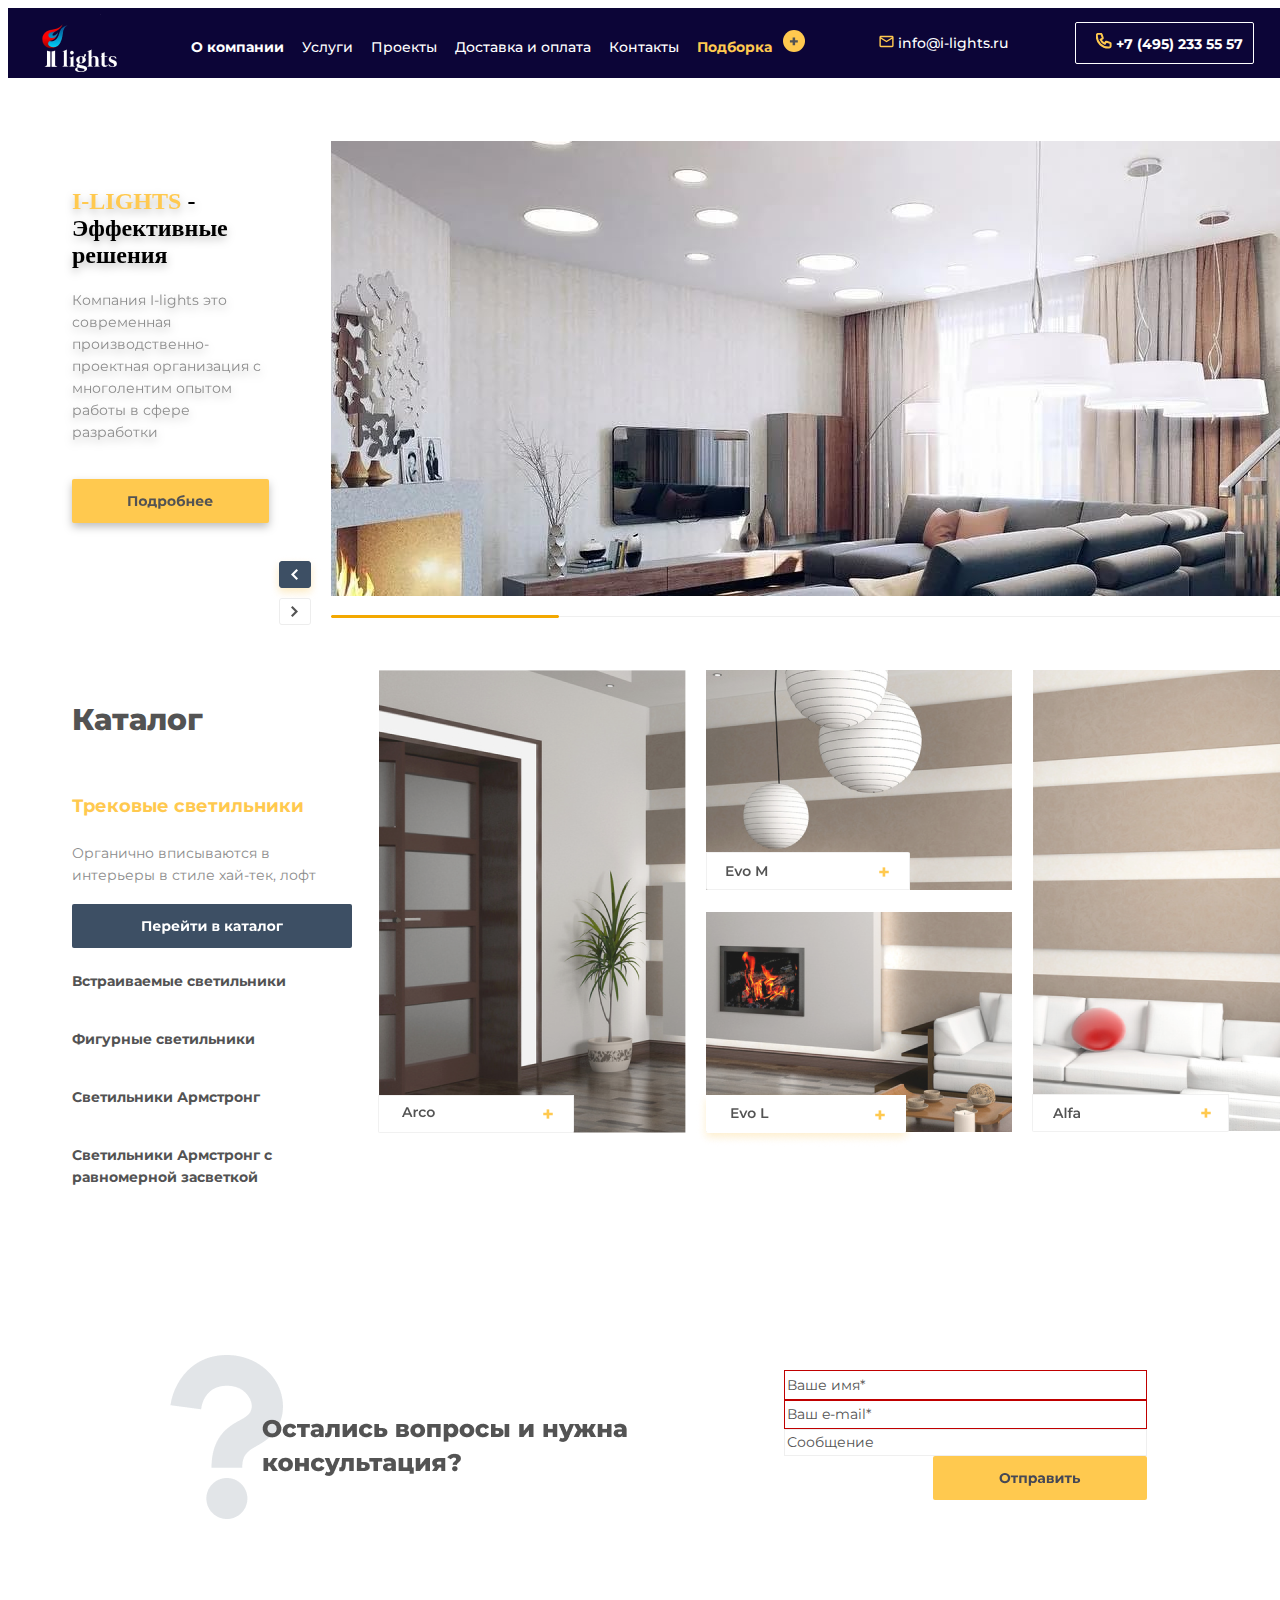
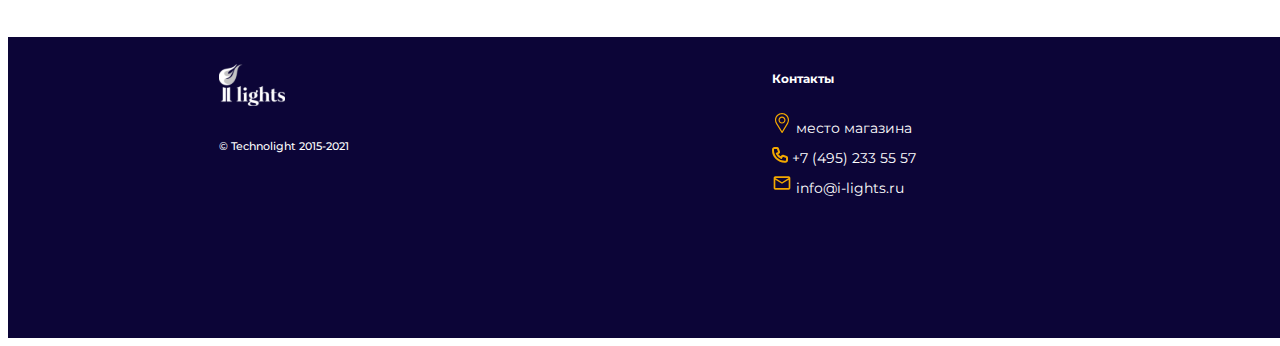
<file: excersise2/index.html>
<!DOCTYPE html>
<html lang="ru">
<head>
    <meta charset="UTF-8">
    <meta http-equiv="X-UA-Compatible" content="IE=edge">
    <meta name="viewport" content="width=device-width, initial-scale=1.0">
    <title>I-lights</title>
    <link rel="stylesheet" href="./assets/styles/style.css">
    <link rel="normalize" href="./assets/styles/normalize.css">
    <link rel="preconnect" href="https://fonts.googleapis.com">
<link rel="preconnect" href="https://fonts.gstatic.com" crossorigin>
<link href="https://fonts.googleapis.com/css2?family=Montserrat&display=swap" rel="stylesheet">
</head>

<!--Макет https://www.figma.com/file/JemokUbbgQzdq0Ktcl3yN1/Untitled?node-id=0%3A1 -->

<body>
    <header>
        <img src="./assets/images/21.png" alt="logo" id="logo"> 
        <nav id="mainmenu"> 
        <a class="elements" href="#"> О компании </a>
        <a class="menu" href="#"> Услуги </a>     
        <a class="menu" href="#"> Проекты </a>     
        <a class="menu" href="#"> Доставка и оплата 
        <a class="menu" href="#"> Контакты </a>        
        <a class="elements" href="#" id="selection"> Подборка </a> 
        <a class="elements" href="#"> <img src="./assets/images/Group1.svg" alt="more"> </a>
        </nav>
        <span id="address"> 
        <img src="./assets/images/IconColor.svg" alt="mail">
        info@i-lights.ru
        </span>
        <span id="phone"> 
            <div id="contents"> 
            <img src="./assets/images/Vector.svg" alt="phone"> +7 (495)  233 55 57
            </div>
        </span>
</header>
    <section class="sectionmain">
        <div class="section1"> 
        <h2 class="moto"> 
            <span id="name">  I-LIGHTS  </span> 
            - Эффективные решения
        </h2>
        <div class="description">
            Компания I-lights это современная производственно-проектная организация с многолентим опытом работы в сфере разработки
        </div>
        <a href="#" id="more"> <img src="./assets/images/Group5.svg" alt="more">  </a>
        </div>

        <img src="./assets/images/Group62.png" alt="design" id="design">
    </section>

    <Section class="sectionmain2">
    <div class="section2"> 
        <h3 id="catalogue">Каталог</h3>
        <h4 id="lamp">Трековые светильники</h4>
        <div class="description"> Органично вписываются в интерьеры в стиле хай-тек, лофт </div> <br>
        <a href="#" id="to_catalogue"> <img src="./assets/images/Group7.svg" alt="catalogue"></a> <br>
        <a href="#" class="lamp_types"> Встраиваемые светильники</a> <br><br>
        <a href="#" class="lamp_types"> Фигурные светильники </a> <br> <br>
        <a href="#" class="lamp_types"> Светильники Армстронг </a> <br><br>
        <a href="#" class="lamp_types"> Светильники Армстронг с равномерной засветкой </a>
    </div>
        <img src="./assets/images/Group 8.png" alt="design_2" id="design2">
    </Section>

    <section class="sectionmain3">
        <div class="section3"> 
        <img src="./assets/images/Group9.png" alt="Any questions?" id="questions">
        <form class="form">
            <div> <input type="text" name="your_name" id="your_name" placeholder="Ваше имя*" required> </div>
            <div><input type="text" name="your_email" id="your_email" placeholder="Ваш e-mail*" required></div>
            <div><input type="text" name="your_message" id="your_message" placeholder="Сообщение"></div>
            <div class="butt"> <a href="#"> <img src="./assets/images/Group10.svg" alt="Submit"></a> </div>   
        </form>
    </div>
    </section>

    <footer class="footer">
        <div class="leftf"> 
            <img src="./assets/images/logo-footer2.svg" alt="logo" id="logo_footer">
            <div class="copyright">
                © Technolight 2015-2021
            </div>
        </div>
        <div class="rightf">
            <h5>Контакты</h5>
            <span> <img src="./assets/images/Pin.svg" alt="pin"> место магазина</span>
            <span> <img src="./assets/images/tel.svg" alt="tel"> +7 (495) 233 55 57</span>
            <span> <img src="./assets/images/mai.svg" alt="mail"> info@i-lights.ru</span>
        </div>
    </footer>
</body>
</html>
</file>
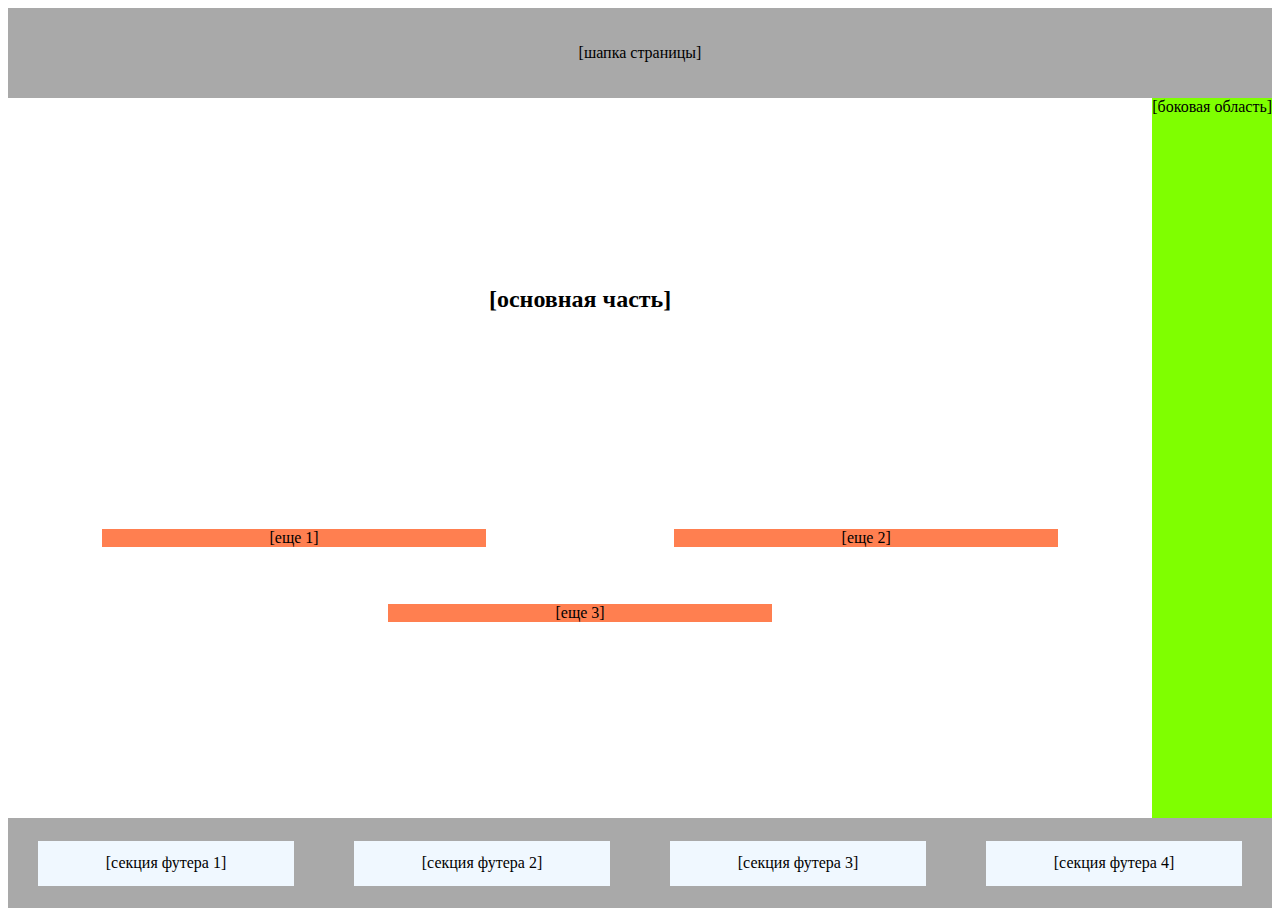
<file: layout/index.html>
<!DOCTYPE html>
<html lang="en">
<head>
    <meta charset="UTF-8">
    <meta http-equiv="X-UA-Compatible" content="IE=edge">
    <meta name="viewport" content="width=device-width, initial-scale=1.0">
    <title>Document</title>
    <link rel="stylesheet" href="./style/style.css">

</head>
<body>
    <header class="header"> [шапка страницы] </header>
        <main class="main"> 
            <div class="info"> 
                <h2 class="h2"> [основная часть] </h2>
                <div class="paragraphs"> 
                <p class="sectionm">[еще 1]</p>
                <p class="sectionm">[еще 2]</p>
                <p class="sectionm"> [еще 3]</p>
                </div>
            </div>
            <aside class="aside"> [боковая область] </aside>
        </main>
    <footer class="footer"> 
        <div class="sectionf"> [секция футера 1] </div>
        <div class="sectionf"> [секция футера 2] </div>
        <div class="sectionf"> [секция футера 3] </div>
        <div class="sectionf"> [секция футера 4] </div>
    </footer>
</body>
</html>
</file>
<file: excersise2/assets/styles/style.css>
@import url('https://fonts.googleapis.com/css2?family=Montserrat:wght@400;500;700;800&display=swap');

body {
    display: flex;
    min-width: 100vw;
    min-height: 100vh;
    flex-direction: column;
}
header {
    display: flex;
    justify-content: space-around;
    align-items: center;
height: 70px;
left: 0px;
top: 0px;

background: #0C0537;
}

.elements, .menu {
    font-family:'Montserrat', sans-serif;
    font-style: normal;
    font-size: 14px;
    line-height: 17px;
    color: #FFFFFF;
text-decoration: none;
padding: 7px;
}
.menu {
    font-weight: 500;
}
.elements {
    font-weight: 700;
}
#selection {
    color:#FFC94F ;
    padding-right: 0%;
}
.menu:hover {
    text-decoration: underline;
}
.elements:hover {
    text-decoration: underline;
}
#address {

font-family: 'Montserrat', sans-serif;
font-style: normal;
font-weight: 500;
font-size: 14px;
line-height: 17px;

color: #FFFFFF;
}
#phone {
box-sizing: border-box;

border: 1px solid #FFFFFF;
border-radius: 2px;

font-family: 'Montserrat', sans-serif;
font-style: normal;
font-weight: 700;
font-size: 14px;
line-height: 17px;
padding: 10px;

color: #FFFFFF;
}
#contents {
    padding-left: 10px;
}
.sectionmain{
    display: flex;
}
.section1 {
display: flex;
flex-direction: column;
justify-content: baseline;

width: 561px;
height: 203px;
left: 319px;
top: 209px;

padding-left: 5vw;
padding-top: 10vh;

filter: drop-shadow(0px 4px 4px rgba(0, 0, 0, 0.25));
}

#more {
    padding-top: 4vh;
}
h1.moto{
    font-family: 'Montserrat';
font-style: normal;
font-weight: 800;
font-size: 36px;
line-height: 40px;
/* or 111% */
color:#535353

}
#name {
color: #FFC94F;
}

.description{
    font-family: 'Montserrat';
font-style: normal;
font-weight: 400;
font-size: 14px;
line-height: 22px;
/* or 157% */

color: #8C8C8C;
}

.sectionmain2 {
    display: flex;
    padding-top: 5vh;
}

.section2 {
    display: flex;
flex-direction: column;
justify-content: baseline;
align-items: baseline;
width: 561px;
height: 203px;
left: 319px;
top: 209px;

padding-left: 5vw;


}

#catalogue{
    font-family: 'Montserrat';
font-style: normal;
font-weight: 800;
font-size: 30px;
line-height: 40px;
/* identical to box height, or 133% */


color: #535353;
}

#lamp{
    font-family: 'Montserrat';
    font-style: normal;
    font-weight: 700;
    font-size: 18px;
    line-height: 24px;
    /* identical to box height, or 133% */
    
    
    color: #FFC94F;
}
.lamp_types{
    font-family: 'Montserrat';
font-style: normal;
font-weight: 700;
font-size: 14px;
line-height: 22px;
/* identical to box height, or 157% */

color: #535353;
text-decoration: none;
}

#design2 {
    padding-left: 2vw;
}

.sectionmain3{
    display: flex;

    justify-content: center;
    height:   400px;
    padding-top: 10vh;
}


.section3{
    display: flex;
    align-items: center;
    justify-content: space-between;
}

.butt {
    display: flex;
    justify-content: flex-end;
}

.form {
    display: flex;
    flex-direction: column;
    justify-content: center;
}

#questions{
    width: 634px;
    height: 164px;
    left: 472px;
    top: 1341px;
}
#your_name{

width: 357px;
height: 26px;
left: 1070px;
top: 1392px;
}

#your_email{

width: 357px;
height: 25px;
left: 1070px;
top: 1441px;
}

#your_message{

width: 357px;
height: 23px;
left: 1070px;
top: 1492px;

}
input::placeholder {
    font-family: 'Montserrat';
    font-style: normal;
    font-weight: 400;
    font-size: 14px;
    line-height: 17px;
    /* identical to box height */
    
    color: #535353;
}

input:required {
    border: 1px solid #EFEFEF;
} 

input:optional {
    border: 1px solid #EFEFEF;
}

input:required:invalid {
    border-color: #c00000;
}

.footer {
    display: flex;
    justify-content: space-around;
    background-color: #0C0537;
    height: 301px;
}


.copyright {
    font-family: Montserrat;
font-size: 11px;
font-weight: 500;
line-height: 18px;
letter-spacing: 0em;
text-align: left;
    color: #FFFFFF;
    padding-top: 3vh;
}

#logo_footer {
    width: 66px;
height: 42px;
left: 320px;
top: 1729px;
padding-top: 3vh;
}

.rightf {
    display: flex;
    flex-direction: column;
    justify-content: center;
    padding-top: 3vh;

    width: 305px;
height: 120px;
left: 1277px;
top: 1718px;

font-family: Montserrat;
font-size: 14px;
font-weight: 400;
line-height: 30px;
letter-spacing: 0em;
text-align: left;

color: #FFFFFF;
}
</file>
<file: layout/style/style.css>
.body {
    display: flex;
    min-height: 100vh;
    flex-direction: column;
}
.header {
    display: flex;
    min-height: 10vh;
    justify-content: center;
    align-items: center;
    background-color: darkgray;
}
.main {
    display: flex;
    flex-wrap: wrap;
    justify-content: space-between;
    height: 80vh;
    flex-direction: row;
}
.info {
    display:flex;
    flex-wrap: wrap;
    flex-direction: column;
    flex-grow: 1;
    justify-content: space-evenly;
}
.sectionm {
    display: flex;
    flex-direction: column;
    align-items: center;
    flex-wrap: wrap;
    align-self: center;
    flex-basis: 30vw;
    background-color: coral;

}
.h2 {
    display: flex;
    flex-direction: row;
    justify-content: center;
    flex-wrap: wrap;
    align-items: center;
    align-self: center;
}
.footer {
    display: flex;
    min-height: 10vh;
    justify-content: space-around;
    background-color: darkgray;
    align-items: center;
}
.paragraphs {
    display: flex;
    justify-content: space-around;
    flex-wrap: wrap;
}
.sectionf{
    display: flex;
    align-items: center;
    justify-content: center;
    background-color:aliceblue;
    min-height: 5vh;
    min-width: 20vw;
}
.aside {
    background-color: chartreuse;
}
</file>
